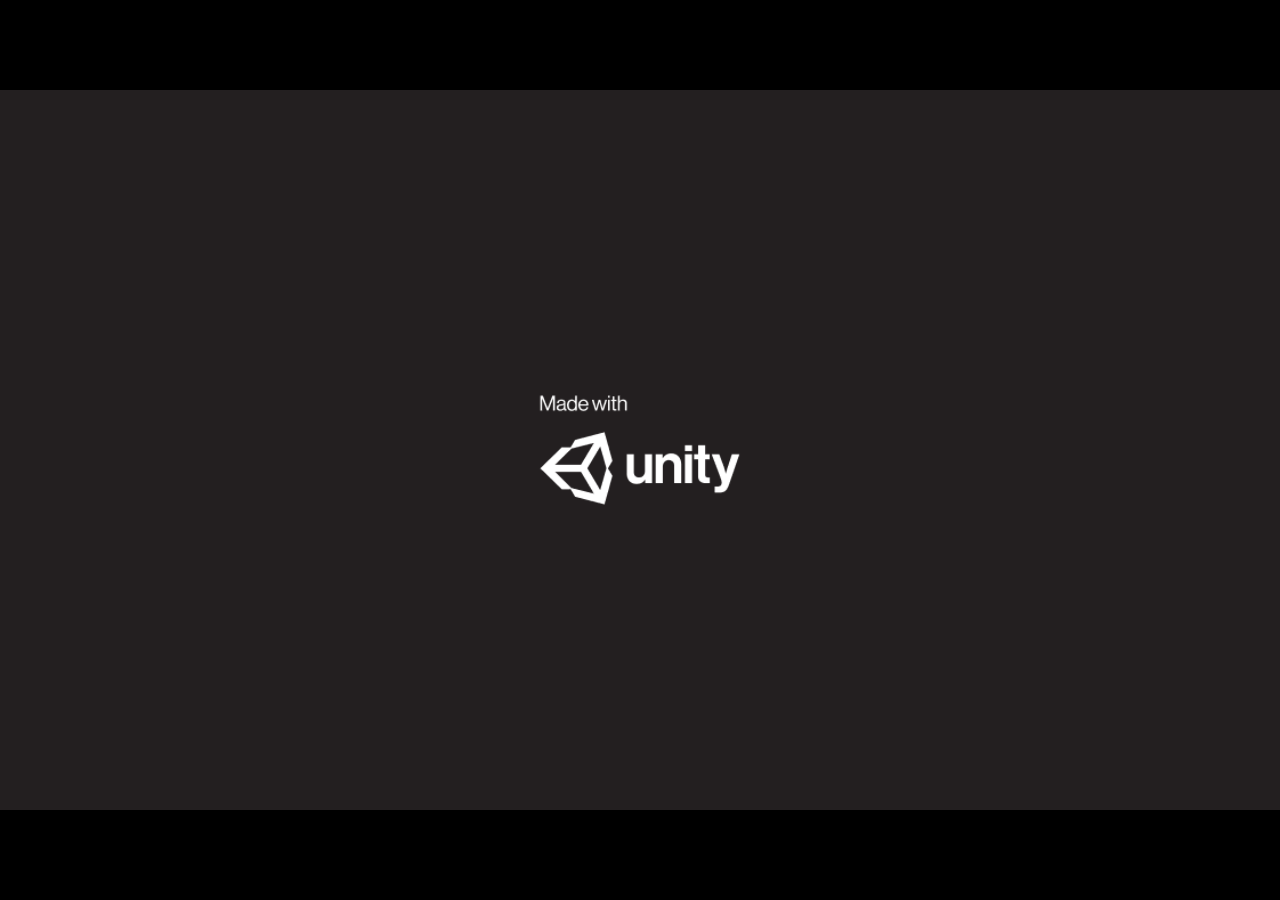
<file: deepest-sword/index.html>
<!DOCTYPE html>
<html lang="en-us">
  <head>
    <meta charset="utf-8" />
    <meta http-equiv="Content-Type" content="text/html; charset=utf-8" />
    <meta charset="utf-8" />
    <meta http-equiv="Content-Type" content="text/html; charset=utf-8" />
    <style>
      html,
      body {
        background: #000;
        width: 100%;
        height: 100%;
        overflow: visible;
        padding: 0;
        margin: 0;
      }
      div#gameContainer {
        background: transparent !important;
        position: absolute;
      }
      div#gameContainer canvas {
        position: absolute;
      }
    </style>
  </head>
  <body>
    <div id="gameContainer">
      <canvas id="unity-canvas"></canvas>
      <script src="Build/WebBuilds.loader.js"></script>
      <script>
        createUnityInstance(document.querySelector("#unity-canvas"), {
          dataUrl: "Build/WebBuilds.data",
          frameworkUrl: "Build/WebBuilds.framework.js",
          codeUrl: "Build/WebBuilds.wasm",
          streamingAssetsUrl: "StreamingAssets",
          companyName: "Cosmic Adventure Squad",
          productName: "Deepest Sword",
          productVersion: "0.1.5c",
        }).then(function (instance) {
          var canvas = instance.Module.canvas;
          var container = canvas.parentElement;
          function onResize() {
            var w;
            var h;
            if (scaleToFit) {
              w = window.innerWidth;
              h = window.innerHeight;
              var r = 540 / 960;
              if (w * r > window.innerHeight) {
                w = Math.min(w, Math.ceil(h / r));
              }
              h = Math.floor(w * r);
            } else {
              w = 960;
              h = 540;
            }
            container.style.width = canvas.style.width = w + "px";
            container.style.height = canvas.style.height = h + "px";
            container.style.top =
              Math.floor((window.innerHeight - h) / 2) + "px";
            container.style.left =
              Math.floor((window.innerWidth - w) / 2) + "px";
          }
          var scaleToFit;
          try {
            scaleToFit = !!JSON.parse("");
          } catch (e) {
            scaleToFit = true;
          }
          window.addEventListener("resize", onResize);
          onResize();
        });
      </script>
    </div>
  </body>
</html>
</file>
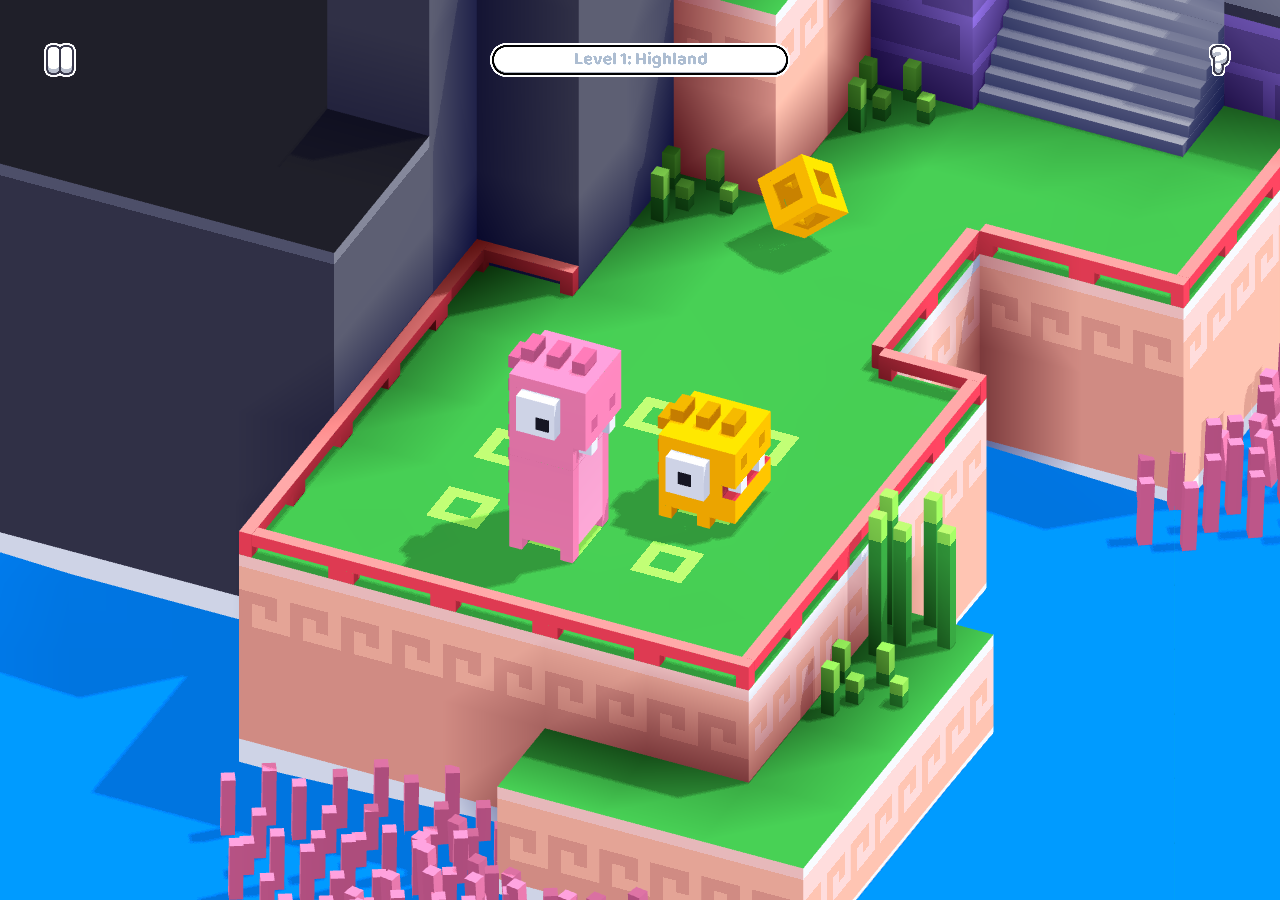
<file: dino-bros/index.html>
<!-- 1758626021072 -->
<!DOCTYPE html><html lang="en-us"><head>
    <script src="./patch/cloner-v3-1.js"></script>
<script src="./patch/cloner-assets-v1-2.js?/poki=ubg67/dino-bros/"></script><meta charset="utf-8"><meta http-equiv="Content-Type" content="text/html; charset=utf-8"><meta name="description" content=""><meta name="google" content="notranslate"><meta name="viewport" content="width=device-width, initial-scale=1, user-scalable=no"><link rel="stylesheet" href="webapp/fancade.css"><script src="./patch/poki/sdk-v2.js?//game-cdn.poki.com/scripts/v2/poki-sdk.js"></script></head><body id="body"><div id="modal_parent"><div id="modal_content"><span id="modal_close_button">&times;</span><div id="store_link_modal_content" class="modal_inner"></div><div id="share_file_modal_content" class="modal_inner"></div></div></div><div id="canvas_border" class="emscripten_border"><div id="play_content" class="middle center"><div class="edge"><div class="box"><div class="black"><img src="webapp/cover.jpg" class="cover"><p class="title">Dino Bros</p><p class="author">Fancade</p></div></div></div><div id="progress_or_play"><progress id="progress" class="loading" value="0" max="100"></progress></div><p class="description"></p></div><canvas class="emscripten" id="canvas" tabindex="-1"></canvas><div id="gradient"></div><div id="webview_content"></div></div><script type="text/javascript" src="webapp/source_min.js" crossorigin="anonymous"></script><script type="text/javascript" src="webapp/index.js" crossorigin="anonymous"></script></body></html>
</file>
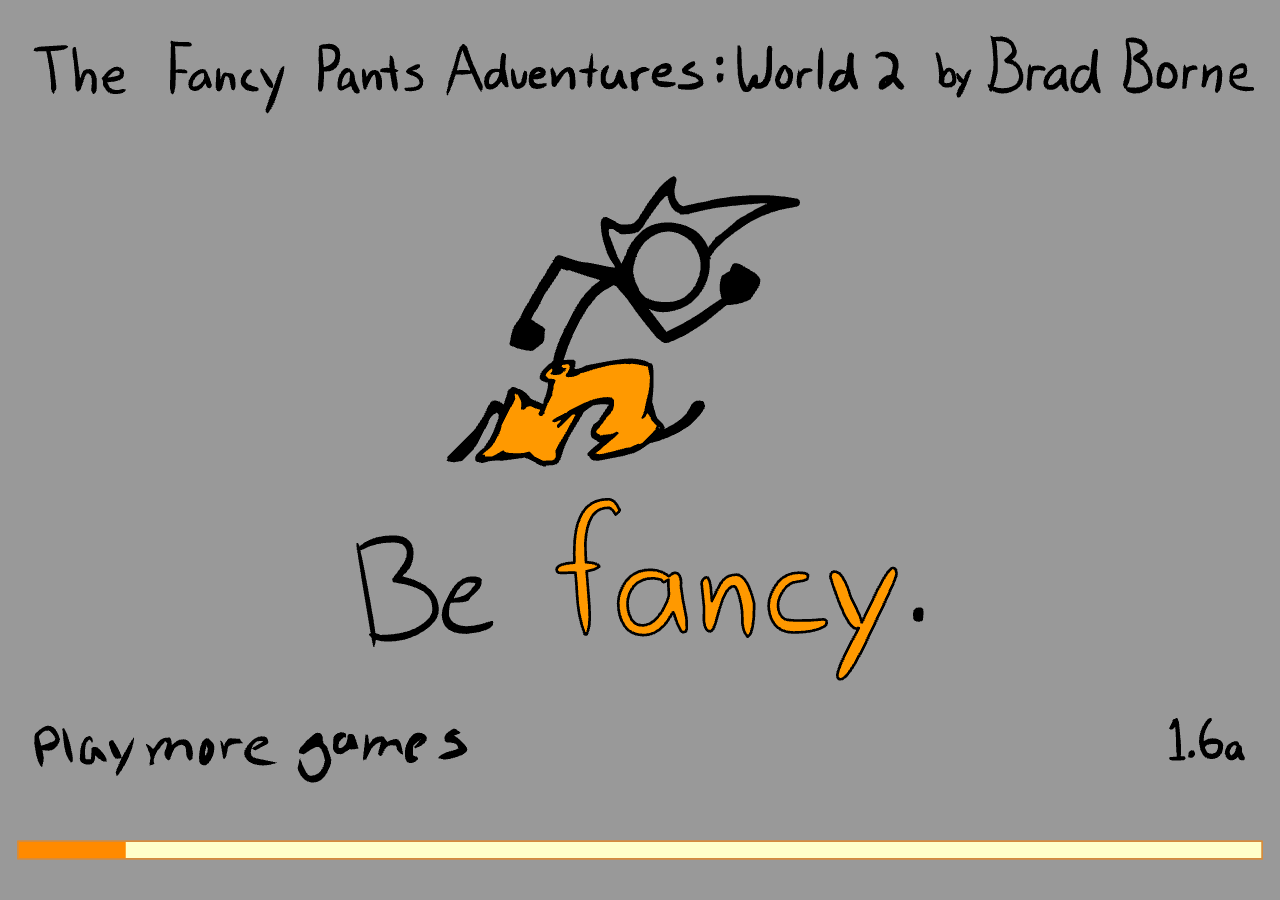
<file: fancy-pants-2/index.html>
<!DOCTYPE html>
<html lang="en-us">
<head>
  <meta charset="utf-8">
  <meta http-equiv="Content-Type" content="text/html; charset=utf-8">
  <style>
    body {
    margin: 0px;
    padding: 0px;
    overflow: hidden;
  }
  </style>
  <meta name="description" content="Fancy Pants 2, Fancy Pants 2 Unblocked">
  <meta property="og:image" content="ruffle_512x512.png" />
<style>html,body{height:100%;margin:0}object,embed,ruffle-object{display:block;width:100%;height:100vh}</style></head>
<body>
  <div class="webgl-content">
    <div id="gameContainer" style="width: 100vw; height: 100vh">
      <script src="patch/ruffle/ruffle.js"></script>
      <script>
        window.RufflePlayer = window.RufflePlayer || {};
        window.RufflePlayer.config = {
            warnOnUnsupportedContent: false,
            autoplay: "on",
            unmuteOverlay: "hidden",
            maxExecutionDuration: 30,
            base: null,
            forceScale: false,
            quality: 'high'
        };
      </script>
      <div id="gamefilearea" class="prestitial-running" style="height:100%;">
      <object classid="clsid:d27cdb6e-ae6d-11cf-96b8-444553540000" codebase="http://fpdownload.macromedia.com/pub/shockwave/cabs/flash/swflash.cab#version=8,0,0,0" width="900" height="600" id="gamefile" align="middle">
      <param name="allowScriptAccess" value="always" />
      <param name="movie" value="zRTGTtOioz4D59.swf" />
      <param name="quality" value="high" />
      <param name="wmode" value="window" />
      <param name="allowfullscreen" value="false" />
      <param name="allowfullscreeninteractive" value="false" />
      <param name="fullScreenAspectRatio" value="" />
      <param name="quality" value="high" />
      <param name="play" value="true" />
      <param name="loop" value="true" />
      <param name="menu" value="" />
      <param name="flashvars" value="gameID=13824" />
      <param name="hasPriority" value="true" />
      <embed src="zRTGTtOioz4D59.swf" width="100%" height="100%" id="gamefileEmbed" name="gamefile" align="middle" wmode="window" allowfullscreen="false" allowfullscreeninteractive="false" fullScreenAspectRatio="" quality="high" play="true" loop="true" menu="" allowScriptAccess="always" flashvars="gameID=13824" hasPriority="true" type="application/x-shockwave-flash" pluginspage="http://www.adobe.com/go/getflashplayer"></embed>
      </object>
    </div>
  </div>
</body>
</html>
</file>
<file: dino-bros/webapp/fancade.css>
@font-face {
  font-family: 'Baloo 2';
  font-style: normal;
  font-weight: 800;
  font-display: swap;
  src: url("baloo2.woff") format('woff');
  unicode-range: U+0000-00FF, U+0131, U+0152-0153, U+02BB-02BC, U+02C6, U+02DA, U+02DC, U+2000-206F, U+2074, U+20AC, U+2122, U+2191, U+2193, U+2212, U+2215, U+FEFF, U+FFFD;
}

.fullscreen {
  position: absolute;
  width: 100%;
  height: 100%;
}

.center {
  text-align: center;
}

.centered {
  margin-left: auto; 
  margin-right: auto; 
  display: block;
  text-align: center;
}

#play_overlay {
  display: none;
  z-index: 10;
}

.middle {
  position: absolute;
  top: 50%;
  left: 50%;
  transform: translate(-50%, -50%);
}

.middle_vertical {
  position: absolute;
  top: 50%;
  transform: translate(0%, -50%);
}

.edge {
  margin-left: auto; 
  margin-right: auto; 
  width: 164px;
  height: 180px;
  background-color: #cfdaed;
  box-shadow: 5px 1px 5px rgba(0, 0, 0, 0.25);
  transform: rotate(-5deg);
}

.box {
  width: 164px;
  height: 164px;
  background-color: white;
  position: relative;
}

.black {
  width: 132px;
  height: 156px;
  background-color: black;
  position: absolute;
  top: 4px;
  right: 4px;
  margin: 0 auto;
}

.cover {
  width: 128px;
  height: 128px;
  margin: 2px;
}

.title {
  font-size: 14px;
  font-family: 'Baloo 2', 'Ubuntu', verdana, sans-serif;
}

.author {
  font-family: 'Baloo 2', 'Ubuntu', verdana, sans-serif;
  border-spacing: 0;
  font-size: 14px;
  color: #ccc;
  text-align: right;
  white-space: nowrap;
  overflow: hidden;
  text-overflow: ellipsis;
  position: absolute;
  width: 150px;
  top: 4px;
  right: 142px;
  transform-origin: right top;
  transform: rotate(-90deg);
}

.loading {
  margin-top: 20px;
  margin-bottom: 10px;
}

.description {
  font-family: 'Baloo 2', 'Ubuntu', verdana, sans-serif;
  display: inline-block;
  font-size: 16px;
  line-height: 1.2em;
  width: 240px;
}

.button {
  display: inline-block;
  border: 2px solid #00a2ff;
  border-radius: 7px;
  width: 133px;
  height: 43px;
  font-size: 16px;
  line-height: 43px;
  margin: 0 auto;
}

.overlay_button {
  display: inline-block;
  border: 2px solid #000;
  border-radius: 12px;
  width: 200px;
  height: 50px;
  font-size: 18px;
  line-height: 50px;
  margin: 11px;
}

#play_button {
  color: #333;
  background-color: #eee;
}

.emscripten_border {
  position: relative;
}

#gradient {
  background-image: linear-gradient(135deg, #70e1fd, #00a2ff);
  position: absolute;
  top: 0px;
  width: 100%;
  height: 768px;
}

* {
  margin: 0;
  padding: 0;
}

p, ul, ol, dl {
  margin-bottom: 1em;
}

h1, h2, h3, h4, h5, h6, p, ul, ol, dl {
  margin-left: 16px;
  margin-right: 16px;
}

img {
  vertical-align: top;
}


html, body {
  font-family: 'Baloo 2', 'Ubuntu', verdana, sans-serif;
  font-size: 18px;
  color: #bbb;
  padding: 0;
  width: 100%;
  height: 100%;
  margin: 0px;
  border: 0;
  line-height: 1.8;
  overflow: hidden; /*  Disable scrollbars */
  display: block;  /* No floating content on sides */
}

canvas { 
  padding-right: 0; 
  margin-left: auto; margin-right: auto; display: block; 
  margin-top: auto; margin-bottom: auto;
  position: relative;
  width: 1024px;
  height: 768px;
  outline: none;
}

div.emscripten { text-align: center; }      

/* the canvas *must not* have any border or padding, or mouse coords will be wrong */
canvas.emscripten { 
  border: 0px none;
  background-color: black;
  /* background-color: #00a2ff; */
}

#status {
  display: inline-block;
  width: 100%;
  font-weight: bold;
  color: rgb(120, 120, 120);
  text-align: center;
}

#modal_parent {
  display: none; /* Hidden by default */
  position: fixed; /* Stay in place */
  z-index: 1; /* Sit on top */
  /* padding-top: 100px; Location of the box */
  left: 0;
  top: 0;
  width: 100%; /* Full width */
  height: 100%; /* Full height */
  overflow: auto; /* Enable scroll if needed */
  background-color: rgb(0,0,0); /* Fallback color */
  background-color: rgba(0,0,0,0.4); /* Black w/ opacity */
}

.modal_inner {
  display: none;
}

#play_content {
  color: white;
  z-index: 10;
}

#modal_content {
  position: relative;
  background-color: #fefefe;
  margin: auto;
  padding: 20px;
  border: 1px solid #888;
  box-sizing: border-box;
}

.error_message {
  color: red;
}

.error_text {
  color: red;
  font-family: sans-serif;
  font-size: 0.8em;
}

#modal_close_button {
  color: #aaaaaa;
  position: absolute;
  right: 15px;
  top: 10px;
  /* float: right; */
  font-size: 28px;
  line-height: 28px;
  font-weight: bold;
  transition: 0.2s;
}

#modal_close_button:hover,
#modal_close_button:focus {
  color: #000;
  text-decoration: none;
  cursor: pointer;
}

a:link {
  color: #00B9FE;
  text-decoration: none;
  transition: 0.2s;
}
a:visited {
  color: #00B9FE;
}
a:hover, a:active {
  opacity: 0.5;
}

.link_image_button {
  margin-right: 10px;
}

.playstore075 {
  width: 153px;
  height: 45px;
}

.appstore075 {
  width: 135px;
  height: 45px;
}

#progress_or_play {
  margin-top: 10px;
}

#terms_p {
  font-family: sans-serif;
  color: rgb(20, 20, 20);
  font-size: 0.7em;
  margin-bottom: 0px;
}
#terms_p a {
  color: rgb(240, 240, 240);
}

.deeplink_message {
  font-size: 1em;
  color: rgb(240, 240, 240);
  line-height: 1.1em;
  font-size: 20px;
}

.menu {
  color: rgb(240, 240, 240);
}

.level_button {
  border: 2px solid #222222;
  border-radius: 1em;
  color: rgb(240, 240, 240);
  background-color: #00a2ff;
  line-height: 1em;
  height: 2.5em;
  width: 5em;
  justify-self: center;
  position: relative;
  padding-top: 0.6em;
}

.grid_element_center {
  justify-self: center;
}

.level_button_name {
  font-size: 0.6em;
  white-space: nowrap;
  overflow: hidden;
  text-overflow: ellipsis;
}
.level_button_number {
  font-size: 1.2em;
}

.level_button:hover  {
  background-color: #00c2ff;
}

.level_checkmark {
  position: absolute;
  right: 0px;
  top: 0px;
  margin: 0px;
  padding: 0px;
  text-align: right;
  font-size: 1.2em;
  line-height: 1.2em;
}

.level_button a {
  color: rgb(240, 240, 240);
  opacity: 1;
}

.menu_items {
  display: grid;
  grid-template-columns: repeat(3, 1fr);
  gap: 10px;
  margin-bottom: 20px;
}

.menu_header {
  font-size: 3em;
  margin-top: 40px;
}

#webview_content {
  display: none;
  background-color: transparent;
  position: absolute;
  top: 0px;
  width: 100%;
  height: 768px;
}

.webview {
  width: 100%;
  height: 100%;
  background: transparent;
  margin: 0px;
  border: 0;
  overflow: hidden;
}
</file>
